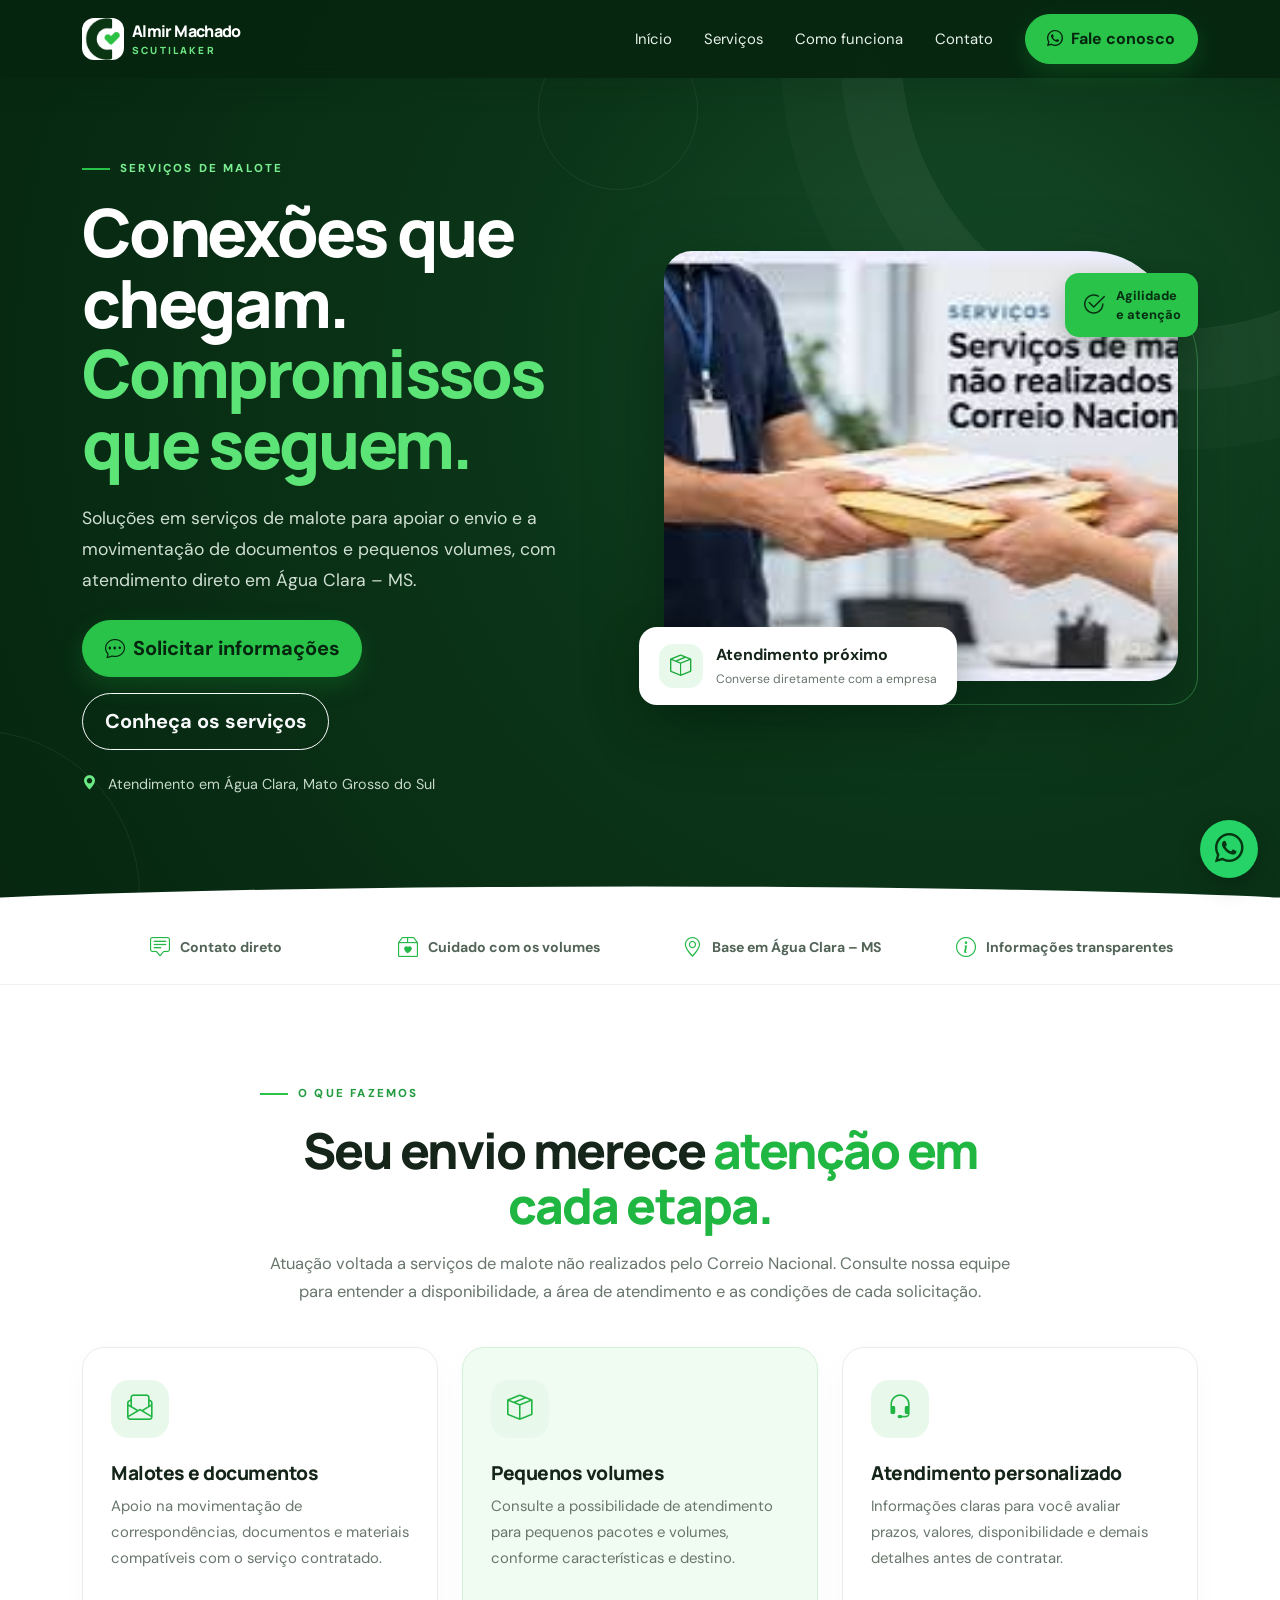
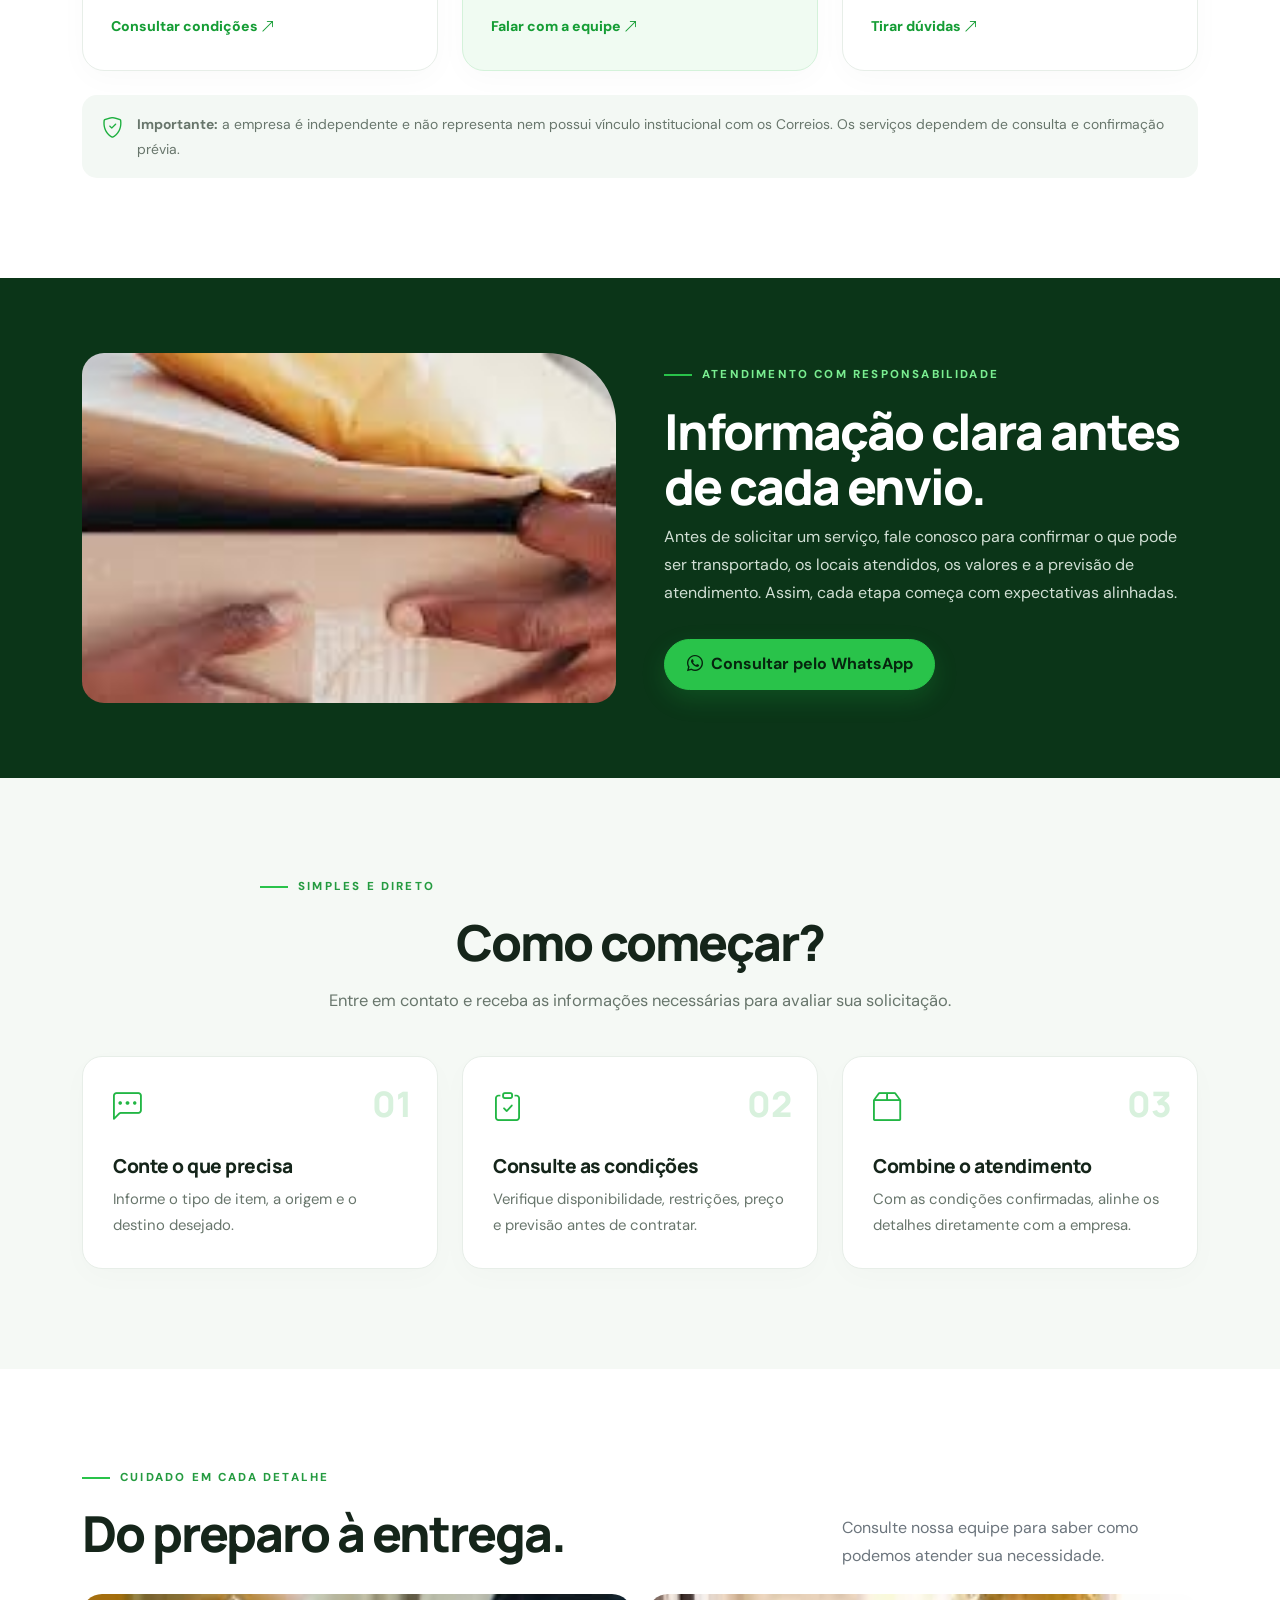
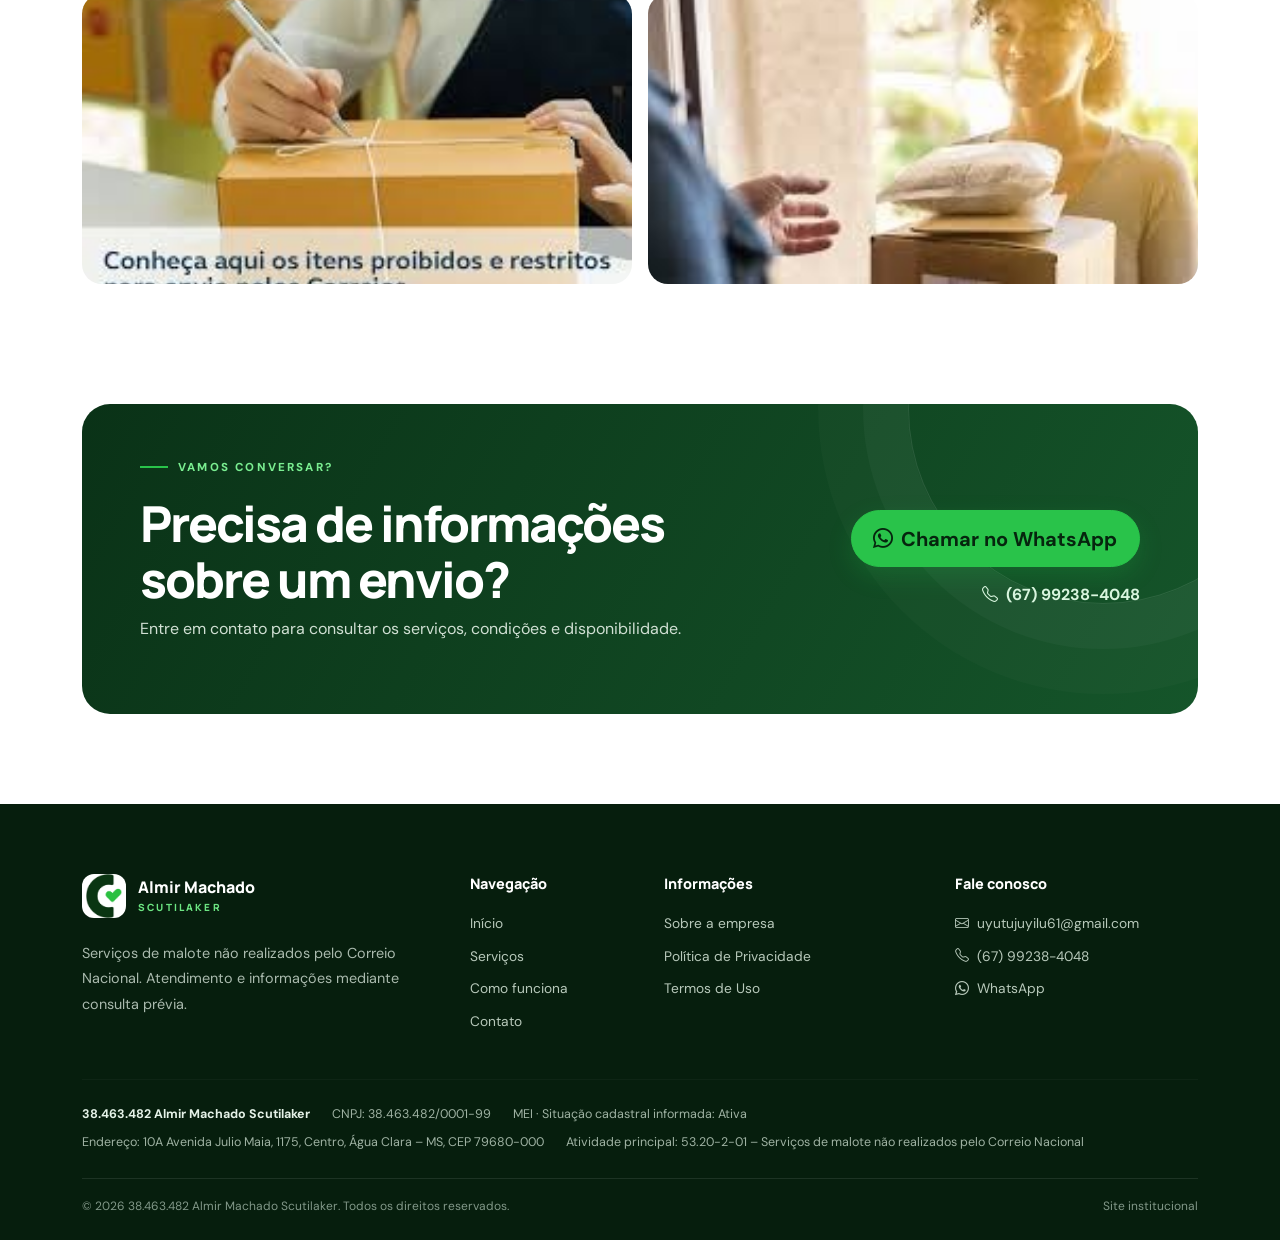
<file: index.html>
<!doctype html>
<html lang="pt-BR">
<head>
  <meta charset="utf-8">
  <meta name="viewport" content="width=device-width, initial-scale=1">
  <meta name="description" content="Serviços de malote e apoio logístico em Água Clara - MS. Entre em contato para consultar disponibilidade e condições.">
  <meta name="theme-color" content="#0b3518">
  <title>Almir Machado Scutilaker | Serviços de Malote</title>
  <link href="https://cdn.jsdelivr.net/npm/bootstrap@5.3.3/dist/css/bootstrap.min.css" rel="stylesheet">
  <link href="https://cdn.jsdelivr.net/npm/bootstrap-icons@1.11.3/font/bootstrap-icons.min.css" rel="stylesheet">
  <link rel="preconnect" href="https://fonts.googleapis.com">
  <link rel="preconnect" href="https://fonts.gstatic.com" crossorigin>
  <link href="https://fonts.googleapis.com/css2?family=DM+Sans:wght@400;500;600;700;800&family=Manrope:wght@500;600;700;800&display=swap" rel="stylesheet">
  <link rel="stylesheet" href="style.css">
</head>
<body>
<nav class="navbar navbar-expand-lg navbar-dark fixed-top nav-glass">
  <div class="container">
    <a class="navbar-brand d-flex align-items-center gap-2" href="index.html">
      <img src="assets/logo.png" alt="Símbolo da empresa" width="42" height="42">
      <span>Almir Machado <small>SCUTILAKER</small></span>
    </a>
    <button class="navbar-toggler" type="button" data-bs-toggle="collapse" data-bs-target="#menu" aria-controls="menu" aria-expanded="false" aria-label="Abrir menu"><span class="navbar-toggler-icon"></span></button>
    <div class="collapse navbar-collapse" id="menu">
      <ul class="navbar-nav ms-auto align-items-lg-center gap-lg-3">
        <li class="nav-item"><a class="nav-link" href="#inicio">Início</a></li>
        <li class="nav-item"><a class="nav-link" href="#servicos">Serviços</a></li>
        <li class="nav-item"><a class="nav-link" href="#processo">Como funciona</a></li>
        <li class="nav-item"><a class="nav-link" href="#contato">Contato</a></li>
        <li class="nav-item"><a class="btn btn-lime ms-lg-2" href="https://api.whatsapp.com/send?phone=5567992384048" target="_blank" rel="noopener"><i class="bi bi-whatsapp me-2"></i>Fale conosco</a></li>
      </ul>
    </div>
  </div>
</nav>

<header id="inicio" class="hero-section">
  <div class="hero-orb orb-one"></div><div class="hero-orb orb-two"></div>
  <div class="container position-relative">
    <div class="row align-items-center g-5">
      <div class="col-lg-6">
        <div class="eyebrow"><span></span> SERVIÇOS DE MALOTE</div>
        <h1>Conexões que chegam.<br><em>Compromissos que seguem.</em></h1>
        <p class="hero-copy">Soluções em serviços de malote para apoiar o envio e a movimentação de documentos e pequenos volumes, com atendimento direto em Água Clara – MS.</p>
        <div class="d-flex flex-wrap gap-3 mt-4">
          <a class="btn btn-lime btn-lg" href="https://api.whatsapp.com/send?phone=5567992384048" target="_blank" rel="noopener"><i class="bi bi-chat-dots me-2"></i>Solicitar informações</a>
          <a class="btn btn-outline-light btn-lg" href="#servicos">Conheça os serviços</a>
        </div>
        <div class="hero-note mt-4"><i class="bi bi-geo-alt-fill"></i> Atendimento em Água Clara, Mato Grosso do Sul</div>
      </div>
      <div class="col-lg-6">
        <div class="hero-photo-wrap">
          <img class="hero-photo" src="assets/entrega.jpg" alt="Entrega de pacote entre duas pessoas">
          <div class="floating-card"><span class="float-icon"><i class="bi bi-box-seam"></i></span><div><strong>Atendimento próximo</strong><small>Converse diretamente com a empresa</small></div></div>
          <div class="photo-stamp"><i class="bi bi-check2-circle"></i><span>Agilidade<br>e atenção</span></div>
        </div>
      </div>
    </div>
  </div>
  <div class="hero-bottom"></div>
</header>

<section class="trust-strip">
  <div class="container"><div class="row g-3 text-center">
    <div class="col-6 col-lg-3"><i class="bi bi-chat-square-text"></i><span>Contato direto</span></div>
    <div class="col-6 col-lg-3"><i class="bi bi-box2-heart"></i><span>Cuidado com os volumes</span></div>
    <div class="col-6 col-lg-3"><i class="bi bi-geo-alt"></i><span>Base em Água Clara – MS</span></div>
    <div class="col-6 col-lg-3"><i class="bi bi-info-circle"></i><span>Informações transparentes</span></div>
  </div></div>
</section>

<main>
<section id="servicos" class="section-space">
  <div class="container">
    <div class="section-heading text-center mx-auto">
      <div class="eyebrow dark"><span></span> O QUE FAZEMOS</div>
      <h2>Seu envio merece <em>atenção em cada etapa.</em></h2>
      <p>Atuação voltada a serviços de malote não realizados pelo Correio Nacional. Consulte nossa equipe para entender a disponibilidade, a área de atendimento e as condições de cada solicitação.</p>
    </div>
    <div class="row g-4 mt-3">
      <div class="col-md-4"><article class="service-card h-100"><div class="service-icon"><i class="bi bi-envelope-paper"></i></div><h3>Malotes e documentos</h3><p>Apoio na movimentação de correspondências, documentos e materiais compatíveis com o serviço contratado.</p><a href="#contato">Consultar condições <i class="bi bi-arrow-up-right"></i></a></article></div>
      <div class="col-md-4"><article class="service-card h-100 featured"><div class="service-icon"><i class="bi bi-box-seam"></i></div><h3>Pequenos volumes</h3><p>Consulte a possibilidade de atendimento para pequenos pacotes e volumes, conforme características e destino.</p><a href="#contato">Falar com a equipe <i class="bi bi-arrow-up-right"></i></a></article></div>
      <div class="col-md-4"><article class="service-card h-100"><div class="service-icon"><i class="bi bi-headset"></i></div><h3>Atendimento personalizado</h3><p>Informações claras para você avaliar prazos, valores, disponibilidade e demais detalhes antes de contratar.</p><a href="#contato">Tirar dúvidas <i class="bi bi-arrow-up-right"></i></a></article></div>
    </div>
    <div class="notice-line mt-4"><i class="bi bi-shield-check"></i><p><strong>Importante:</strong> a empresa é independente e não representa nem possui vínculo institucional com os Correios. Os serviços dependem de consulta e confirmação prévia.</p></div>
  </div>
</section>

<section class="image-band">
  <div class="container">
    <div class="row align-items-center g-5">
      <div class="col-lg-6"><img src="assets/malote-1.jpg" alt="Pacote sendo preparado para envio" class="band-image"></div>
      <div class="col-lg-6">
        <div class="eyebrow"><span></span> ATENDIMENTO COM RESPONSABILIDADE</div>
        <h2>Informação clara antes de cada envio.</h2>
        <p>Antes de solicitar um serviço, fale conosco para confirmar o que pode ser transportado, os locais atendidos, os valores e a previsão de atendimento. Assim, cada etapa começa com expectativas alinhadas.</p>
        <a class="btn btn-lime mt-3" href="https://api.whatsapp.com/send?phone=5567992384048" target="_blank" rel="noopener"><i class="bi bi-whatsapp me-2"></i>Consultar pelo WhatsApp</a>
      </div>
    </div>
  </div>
</section>

<section id="processo" class="section-space soft-bg">
  <div class="container">
    <div class="section-heading text-center mx-auto"><div class="eyebrow dark"><span></span> SIMPLES E DIRETO</div><h2>Como começar?</h2><p>Entre em contato e receba as informações necessárias para avaliar sua solicitação.</p></div>
    <div class="row g-4 mt-3">
      <div class="col-md-4"><div class="step-card"><div class="step-number">01</div><i class="bi bi-chat-left-dots"></i><h3>Conte o que precisa</h3><p>Informe o tipo de item, a origem e o destino desejado.</p></div></div>
      <div class="col-md-4"><div class="step-card"><div class="step-number">02</div><i class="bi bi-clipboard-check"></i><h3>Consulte as condições</h3><p>Verifique disponibilidade, restrições, preço e previsão antes de contratar.</p></div></div>
      <div class="col-md-4"><div class="step-card"><div class="step-number">03</div><i class="bi bi-box2"></i><h3>Combine o atendimento</h3><p>Com as condições confirmadas, alinhe os detalhes diretamente com a empresa.</p></div></div>
    </div>
  </div>
</section>

<section class="gallery-section section-space">
  <div class="container">
    <div class="row align-items-end mb-4"><div class="col-lg-8"><div class="eyebrow dark"><span></span> CUIDADO EM CADA DETALHE</div><h2>Do preparo à entrega.</h2></div><div class="col-lg-4"><p class="mb-0 text-secondary">Consulte nossa equipe para saber como podemos atender sua necessidade.</p></div></div>
    <div class="row g-3 gallery-grid">
      <div class="col-md-6"><img src="assets/atendimento.jpg" alt="Pessoa preenchendo informações em uma embalagem"></div>
      <div class="col-md-6"><img src="assets/malote-2.jpg" alt="Entrega de pacote em uma residência"></div>
    </div>
  </div>
</section>

<section id="contato" class="contact-section">
  <div class="container">
    <div class="contact-panel">
      <div class="row align-items-center g-4">
        <div class="col-lg-7"><div class="eyebrow"><span></span> VAMOS CONVERSAR?</div><h2>Precisa de informações sobre um envio?</h2><p>Entre em contato para consultar os serviços, condições e disponibilidade.</p></div>
        <div class="col-lg-5 text-lg-end"><a class="btn btn-lime btn-lg" href="https://api.whatsapp.com/send?phone=5567992384048" target="_blank" rel="noopener"><i class="bi bi-whatsapp me-2"></i>Chamar no WhatsApp</a><div class="mt-3"><a class="contact-phone" href="tel:+5567992384048"><i class="bi bi-telephone me-2"></i>(67) 99238-4048</a></div></div>
      </div>
    </div>
  </div>
</section>
</main>

<footer class="site-footer">
  <div class="container">
    <div class="row g-5">
      <div class="col-lg-4"><a class="footer-brand" href="index.html"><img src="assets/logo.png" alt="" width="44" height="44"><span>Almir Machado<br><small>SCUTILAKER</small></span></a><p class="footer-about mt-3">Serviços de malote não realizados pelo Correio Nacional. Atendimento e informações mediante consulta prévia.</p></div>
      <div class="col-6 col-lg-2"><h4>Navegação</h4><a href="#inicio">Início</a><a href="#servicos">Serviços</a><a href="#processo">Como funciona</a><a href="#contato">Contato</a></div>
      <div class="col-6 col-lg-3"><h4>Informações</h4><a href="sobre.html">Sobre a empresa</a><a href="privacidade.html">Política de Privacidade</a><a href="termos.html">Termos de Uso</a></div>
      <div class="col-lg-3"><h4>Fale conosco</h4><a href="mailto:uyutujuyilu61@gmail.com"><i class="bi bi-envelope me-2"></i>uyutujuyilu61@gmail.com</a><a href="tel:+5567992384048"><i class="bi bi-telephone me-2"></i>(67) 99238-4048</a><a href="https://api.whatsapp.com/send?phone=5567992384048" target="_blank" rel="noopener"><i class="bi bi-whatsapp me-2"></i>WhatsApp</a></div>
    </div>
    <hr>
    <div class="company-data">
      <strong>38.463.482 Almir Machado Scutilaker</strong>
      <span>CNPJ: 38.463.482/0001-99</span>
      <span>MEI · Situação cadastral informada: Ativa</span>
      <span>Endereço: 10A Avenida Julio Maia, 1175, Centro, Água Clara – MS, CEP 79680-000</span>
      <span>Atividade principal: 53.20-2-01 – Serviços de malote não realizados pelo Correio Nacional</span>
    </div>
    <div class="footer-bottom"><span>© <span id="year"></span> 38.463.482 Almir Machado Scutilaker. Todos os direitos reservados.</span><span>Site institucional</span></div>
  </div>
</footer>
<a class="whatsapp-float" href="https://api.whatsapp.com/send?phone=5567992384048" target="_blank" rel="noopener" aria-label="Conversar pelo WhatsApp"><i class="bi bi-whatsapp"></i></a>
<script src="https://cdn.jsdelivr.net/npm/bootstrap@5.3.3/dist/js/bootstrap.bundle.min.js"></script>
<script>document.getElementById('year').textContent = new Date().getFullYear();</script>
</body></html>
</file>
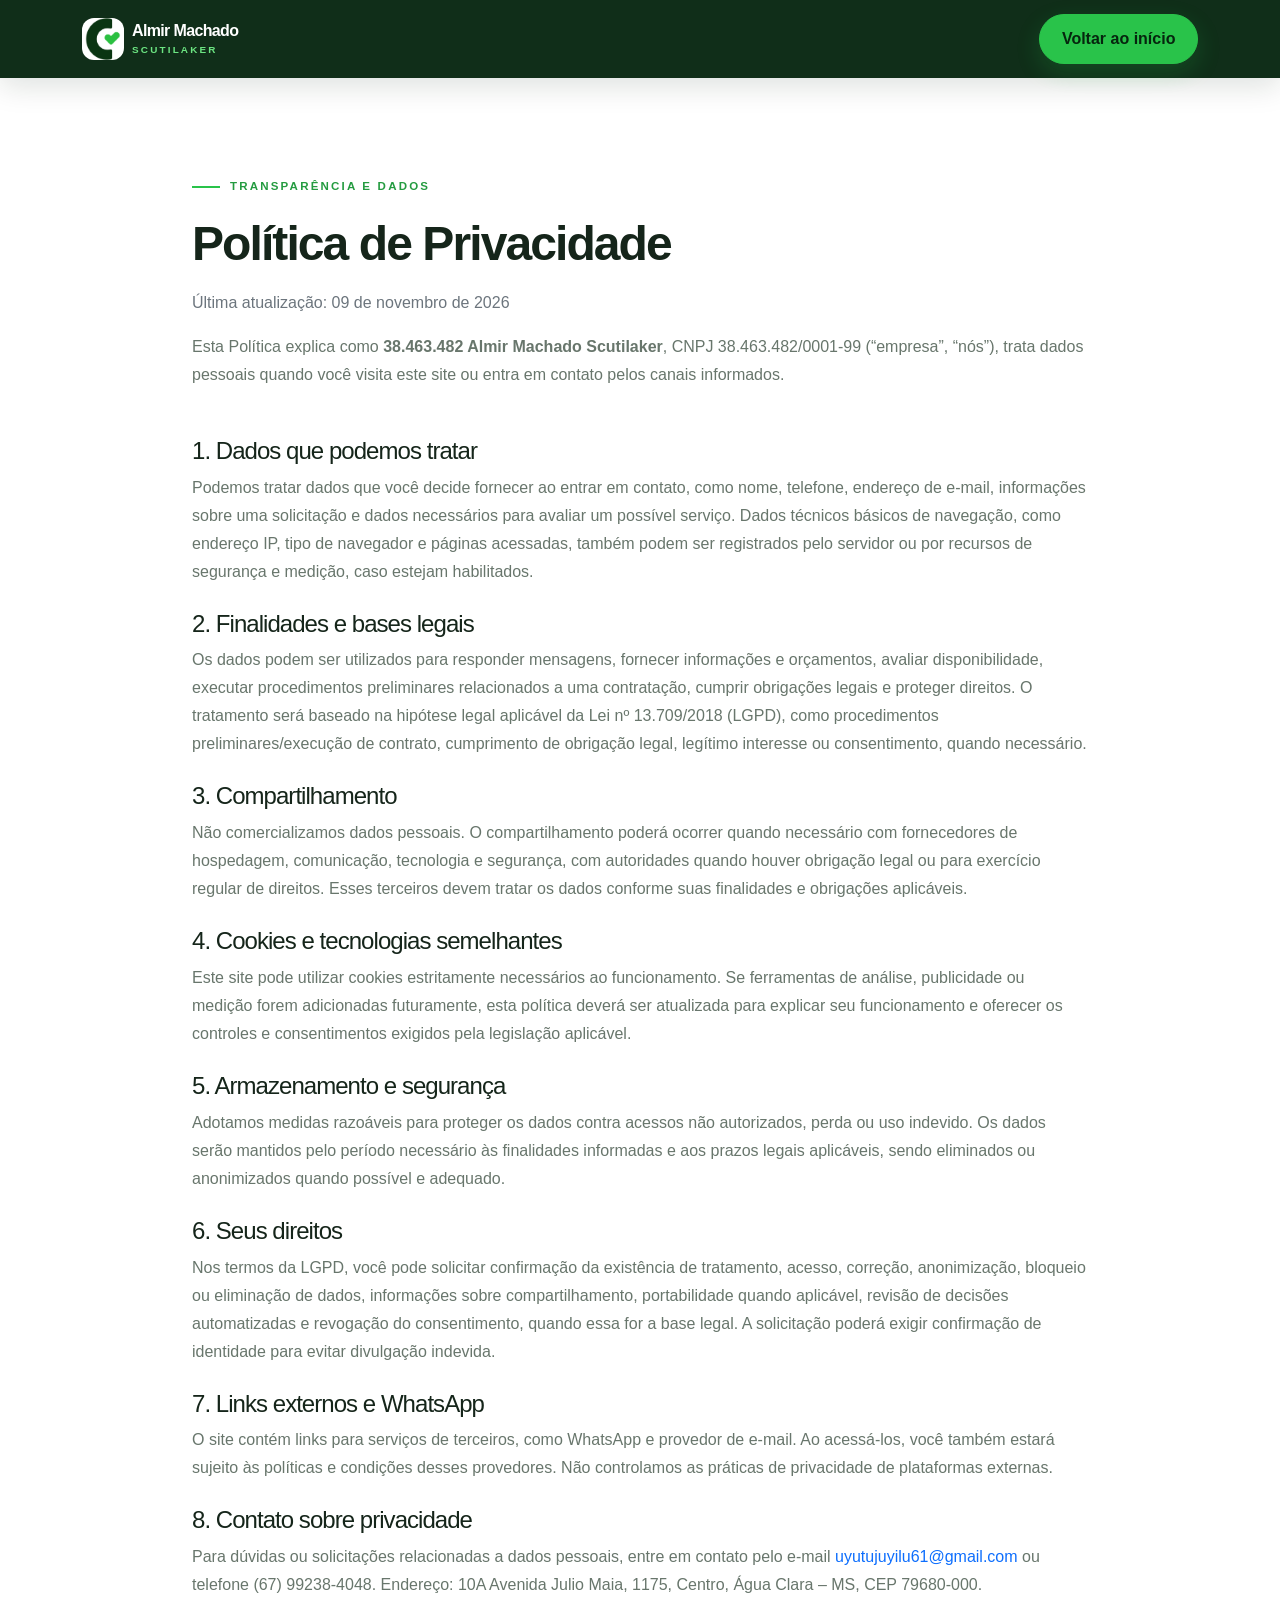
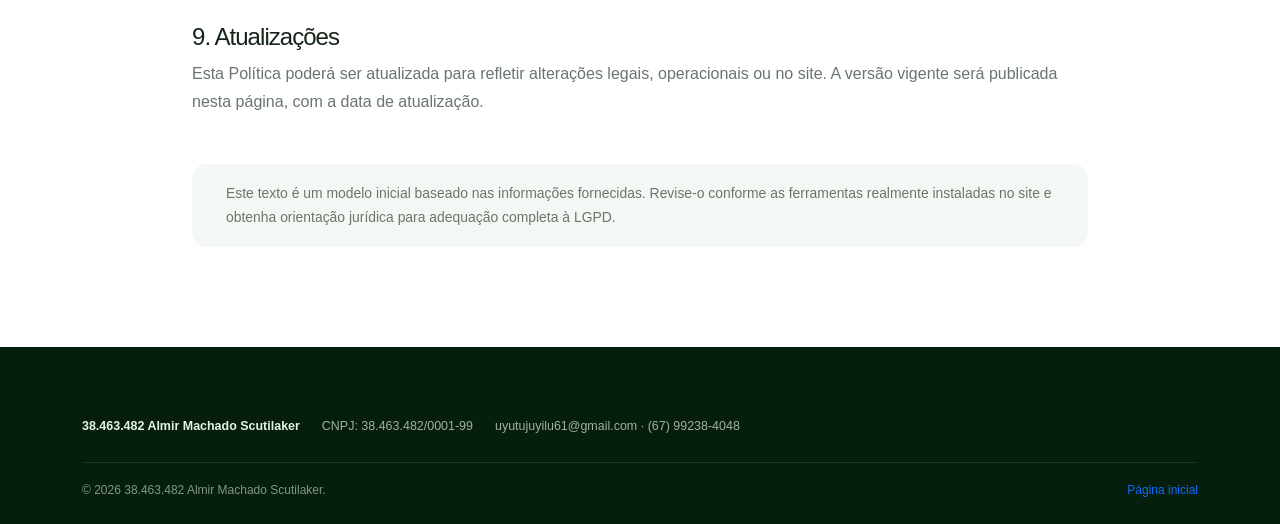
<file: privacidade.html>
<!doctype html><html lang="pt-BR"><head><meta charset="utf-8"><meta name="viewport" content="width=device-width, initial-scale=1"><title>Política de Privacidade | Almir Machado Scutilaker</title><link href="https://cdn.jsdelivr.net/npm/bootstrap@5.3.3/dist/css/bootstrap.min.css" rel="stylesheet"><link rel="stylesheet" href="style.css"></head><body><nav class="navbar navbar-dark nav-glass"><div class="container"><a class="navbar-brand d-flex align-items-center gap-2" href="index.html"><img src="assets/logo.png" width="42" height="42" alt=""><span>Almir Machado <small>SCUTILAKER</small></span></a><a class="btn btn-lime" href="index.html">Voltar ao início</a></div></nav><main class="section-space"><article class="container" style="max-width:920px"><div class="eyebrow dark"><span></span> TRANSPARÊNCIA E DADOS</div><h1 class="display-5 fw-bold mb-3">Política de Privacidade</h1><p class="text-secondary">Última atualização: 09 de novembro de 2026</p><p>Esta Política explica como <strong>38.463.482 Almir Machado Scutilaker</strong>, CNPJ 38.463.482/0001-99 (“empresa”, “nós”), trata dados pessoais quando você visita este site ou entra em contato pelos canais informados.</p><h2 class="h4 mt-5">1. Dados que podemos tratar</h2><p>Podemos tratar dados que você decide fornecer ao entrar em contato, como nome, telefone, endereço de e-mail, informações sobre uma solicitação e dados necessários para avaliar um possível serviço. Dados técnicos básicos de navegação, como endereço IP, tipo de navegador e páginas acessadas, também podem ser registrados pelo servidor ou por recursos de segurança e medição, caso estejam habilitados.</p><h2 class="h4 mt-4">2. Finalidades e bases legais</h2><p>Os dados podem ser utilizados para responder mensagens, fornecer informações e orçamentos, avaliar disponibilidade, executar procedimentos preliminares relacionados a uma contratação, cumprir obrigações legais e proteger direitos. O tratamento será baseado na hipótese legal aplicável da Lei nº 13.709/2018 (LGPD), como procedimentos preliminares/execução de contrato, cumprimento de obrigação legal, legítimo interesse ou consentimento, quando necessário.</p><h2 class="h4 mt-4">3. Compartilhamento</h2><p>Não comercializamos dados pessoais. O compartilhamento poderá ocorrer quando necessário com fornecedores de hospedagem, comunicação, tecnologia e segurança, com autoridades quando houver obrigação legal ou para exercício regular de direitos. Esses terceiros devem tratar os dados conforme suas finalidades e obrigações aplicáveis.</p><h2 class="h4 mt-4">4. Cookies e tecnologias semelhantes</h2><p>Este site pode utilizar cookies estritamente necessários ao funcionamento. Se ferramentas de análise, publicidade ou medição forem adicionadas futuramente, esta política deverá ser atualizada para explicar seu funcionamento e oferecer os controles e consentimentos exigidos pela legislação aplicável.</p><h2 class="h4 mt-4">5. Armazenamento e segurança</h2><p>Adotamos medidas razoáveis para proteger os dados contra acessos não autorizados, perda ou uso indevido. Os dados serão mantidos pelo período necessário às finalidades informadas e aos prazos legais aplicáveis, sendo eliminados ou anonimizados quando possível e adequado.</p><h2 class="h4 mt-4">6. Seus direitos</h2><p>Nos termos da LGPD, você pode solicitar confirmação da existência de tratamento, acesso, correção, anonimização, bloqueio ou eliminação de dados, informações sobre compartilhamento, portabilidade quando aplicável, revisão de decisões automatizadas e revogação do consentimento, quando essa for a base legal. A solicitação poderá exigir confirmação de identidade para evitar divulgação indevida.</p><h2 class="h4 mt-4">7. Links externos e WhatsApp</h2><p>O site contém links para serviços de terceiros, como WhatsApp e provedor de e-mail. Ao acessá-los, você também estará sujeito às políticas e condições desses provedores. Não controlamos as práticas de privacidade de plataformas externas.</p><h2 class="h4 mt-4">8. Contato sobre privacidade</h2><p>Para dúvidas ou solicitações relacionadas a dados pessoais, entre em contato pelo e-mail <a href="mailto:uyutujuyilu61@gmail.com">uyutujuyilu61@gmail.com</a> ou telefone (67) 99238-4048. Endereço: 10A Avenida Julio Maia, 1175, Centro, Água Clara – MS, CEP 79680-000.</p><h2 class="h4 mt-4">9. Atualizações</h2><p>Esta Política poderá ser atualizada para refletir alterações legais, operacionais ou no site. A versão vigente será publicada nesta página, com a data de atualização.</p><div class="notice-line mt-5"><i class="bi bi-info-circle"></i><p>Este texto é um modelo inicial baseado nas informações fornecidas. Revise-o conforme as ferramentas realmente instaladas no site e obtenha orientação jurídica para adequação completa à LGPD.</p></div></article></main><footer class="site-footer"><div class="container"><div class="company-data"><strong>38.463.482 Almir Machado Scutilaker</strong><span>CNPJ: 38.463.482/0001-99</span><span>uyutujuyilu61@gmail.com · (67) 99238-4048</span></div><div class="footer-bottom"><span>© 2026 38.463.482 Almir Machado Scutilaker.</span><a href="index.html">Página inicial</a></div></div></footer></body></html>
</file>
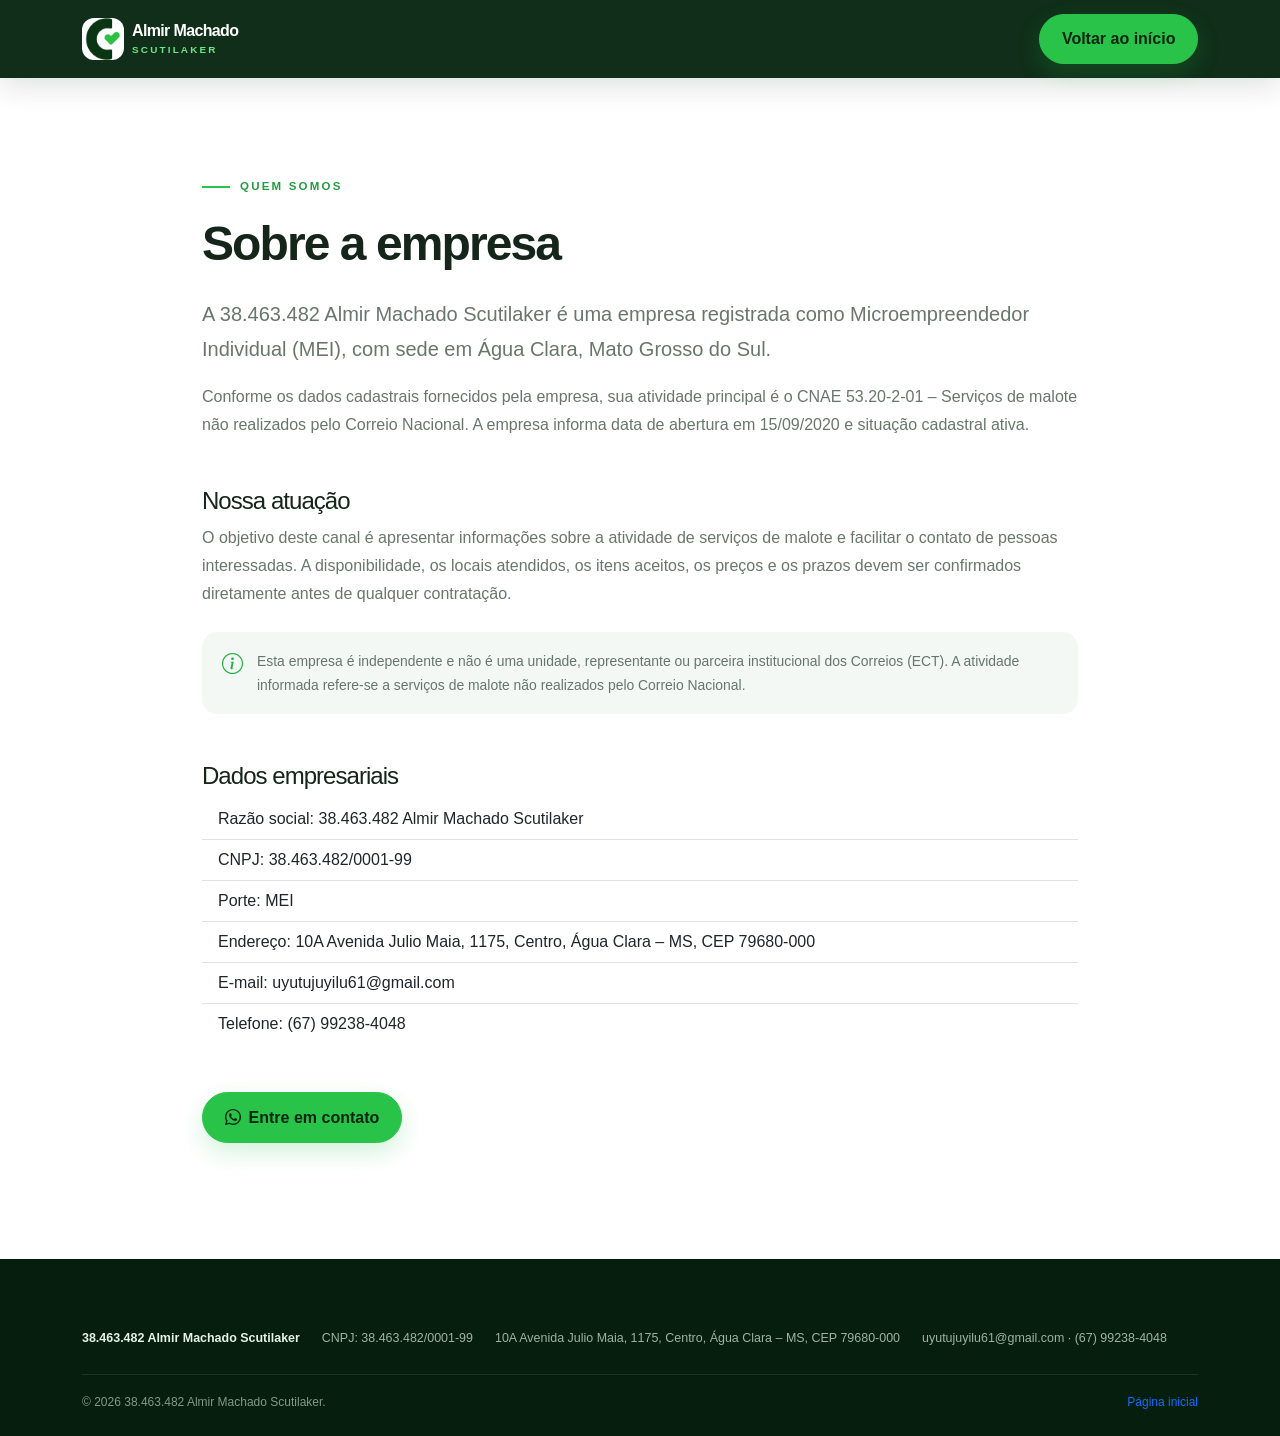
<file: sobre.html>
<!doctype html><html lang="pt-BR"><head><meta charset="utf-8"><meta name="viewport" content="width=device-width, initial-scale=1"><title>Sobre | Almir Machado Scutilaker</title><link href="https://cdn.jsdelivr.net/npm/bootstrap@5.3.3/dist/css/bootstrap.min.css" rel="stylesheet"><link href="https://cdn.jsdelivr.net/npm/bootstrap-icons@1.11.3/font/bootstrap-icons.min.css" rel="stylesheet"><link rel="stylesheet" href="style.css"></head><body><nav class="navbar navbar-dark nav-glass"><div class="container"><a class="navbar-brand d-flex align-items-center gap-2" href="index.html"><img src="assets/logo.png" width="42" height="42" alt=""><span>Almir Machado <small>SCUTILAKER</small></span></a><a class="btn btn-lime" href="index.html">Voltar ao início</a></div></nav><main class="section-space"><div class="container" style="max-width:900px"><div class="eyebrow dark"><span></span> QUEM SOMOS</div><h1 class="display-5 fw-bold mb-4">Sobre a empresa</h1><p class="lead">A 38.463.482 Almir Machado Scutilaker é uma empresa registrada como Microempreendedor Individual (MEI), com sede em Água Clara, Mato Grosso do Sul.</p><p>Conforme os dados cadastrais fornecidos pela empresa, sua atividade principal é o CNAE 53.20-2-01 – Serviços de malote não realizados pelo Correio Nacional. A empresa informa data de abertura em 15/09/2020 e situação cadastral ativa.</p><h2 class="h4 mt-5">Nossa atuação</h2><p>O objetivo deste canal é apresentar informações sobre a atividade de serviços de malote e facilitar o contato de pessoas interessadas. A disponibilidade, os locais atendidos, os itens aceitos, os preços e os prazos devem ser confirmados diretamente antes de qualquer contratação.</p><div class="notice-line mt-4"><i class="bi bi-info-circle"></i><p>Esta empresa é independente e não é uma unidade, representante ou parceira institucional dos Correios (ECT). A atividade informada refere-se a serviços de malote não realizados pelo Correio Nacional.</p></div><h2 class="h4 mt-5">Dados empresariais</h2><ul class="list-group list-group-flush"><li class="list-group-item">Razão social: 38.463.482 Almir Machado Scutilaker</li><li class="list-group-item">CNPJ: 38.463.482/0001-99</li><li class="list-group-item">Porte: MEI</li><li class="list-group-item">Endereço: 10A Avenida Julio Maia, 1175, Centro, Água Clara – MS, CEP 79680-000</li><li class="list-group-item">E-mail: uyutujuyilu61@gmail.com</li><li class="list-group-item">Telefone: (67) 99238-4048</li></ul><p class="mt-5"><a class="btn btn-lime" href="https://api.whatsapp.com/send?phone=5567992384048" target="_blank" rel="noopener"><i class="bi bi-whatsapp me-2"></i>Entre em contato</a></p></div></main><footer class="site-footer"><div class="container"><div class="company-data"><strong>38.463.482 Almir Machado Scutilaker</strong><span>CNPJ: 38.463.482/0001-99</span><span>10A Avenida Julio Maia, 1175, Centro, Água Clara – MS, CEP 79680-000</span><span>uyutujuyilu61@gmail.com · (67) 99238-4048</span></div><div class="footer-bottom"><span>© 2026 38.463.482 Almir Machado Scutilaker.</span><a href="index.html">Página inicial</a></div></div></footer></body></html>
</file>
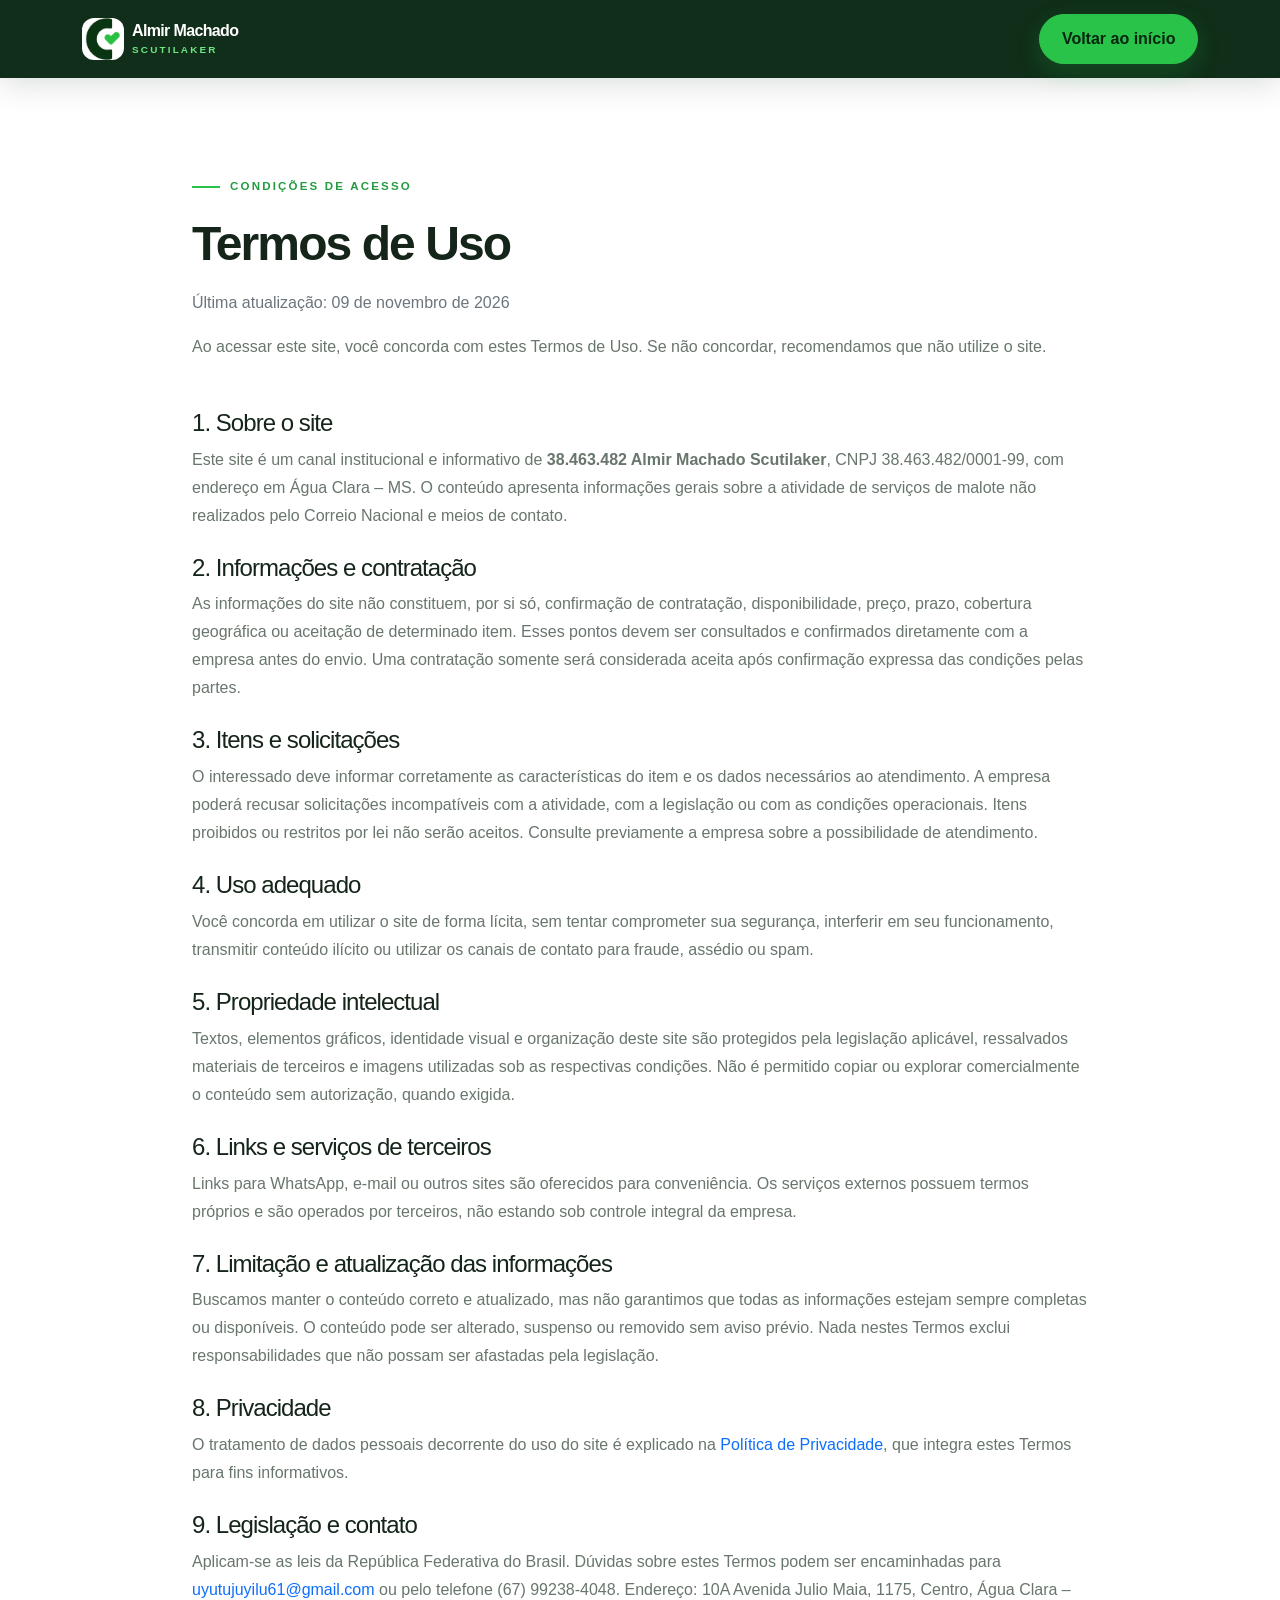
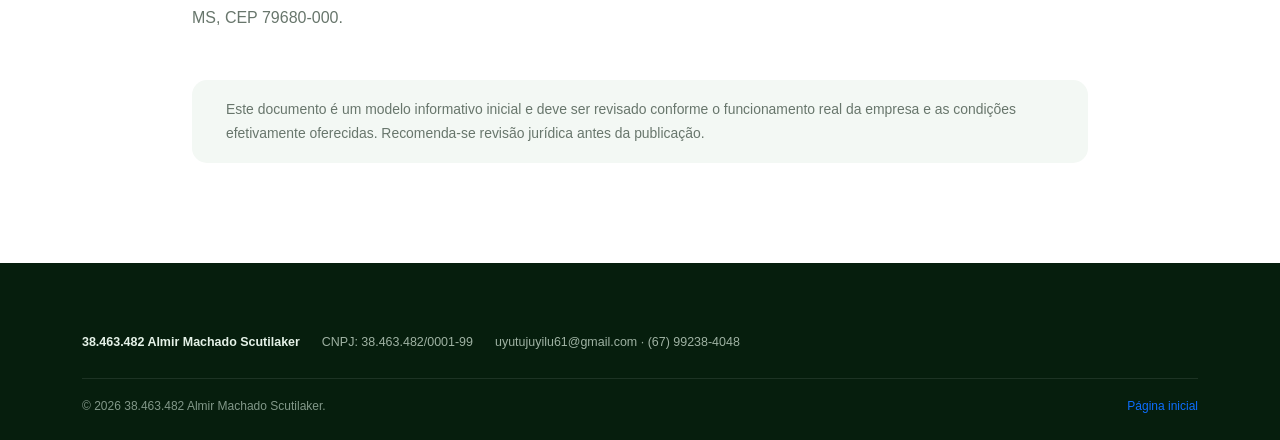
<file: termos.html>
<!doctype html><html lang="pt-BR"><head><meta charset="utf-8"><meta name="viewport" content="width=device-width, initial-scale=1"><title>Termos de Uso | Almir Machado Scutilaker</title><link href="https://cdn.jsdelivr.net/npm/bootstrap@5.3.3/dist/css/bootstrap.min.css" rel="stylesheet"><link rel="stylesheet" href="style.css"></head><body><nav class="navbar navbar-dark nav-glass"><div class="container"><a class="navbar-brand d-flex align-items-center gap-2" href="index.html"><img src="assets/logo.png" width="42" height="42" alt=""><span>Almir Machado <small>SCUTILAKER</small></span></a><a class="btn btn-lime" href="index.html">Voltar ao início</a></div></nav><main class="section-space"><article class="container" style="max-width:920px"><div class="eyebrow dark"><span></span> CONDIÇÕES DE ACESSO</div><h1 class="display-5 fw-bold mb-3">Termos de Uso</h1><p class="text-secondary">Última atualização: 09 de novembro de 2026</p><p>Ao acessar este site, você concorda com estes Termos de Uso. Se não concordar, recomendamos que não utilize o site.</p><h2 class="h4 mt-5">1. Sobre o site</h2><p>Este site é um canal institucional e informativo de <strong>38.463.482 Almir Machado Scutilaker</strong>, CNPJ 38.463.482/0001-99, com endereço em Água Clara – MS. O conteúdo apresenta informações gerais sobre a atividade de serviços de malote não realizados pelo Correio Nacional e meios de contato.</p><h2 class="h4 mt-4">2. Informações e contratação</h2><p>As informações do site não constituem, por si só, confirmação de contratação, disponibilidade, preço, prazo, cobertura geográfica ou aceitação de determinado item. Esses pontos devem ser consultados e confirmados diretamente com a empresa antes do envio. Uma contratação somente será considerada aceita após confirmação expressa das condições pelas partes.</p><h2 class="h4 mt-4">3. Itens e solicitações</h2><p>O interessado deve informar corretamente as características do item e os dados necessários ao atendimento. A empresa poderá recusar solicitações incompatíveis com a atividade, com a legislação ou com as condições operacionais. Itens proibidos ou restritos por lei não serão aceitos. Consulte previamente a empresa sobre a possibilidade de atendimento.</p><h2 class="h4 mt-4">4. Uso adequado</h2><p>Você concorda em utilizar o site de forma lícita, sem tentar comprometer sua segurança, interferir em seu funcionamento, transmitir conteúdo ilícito ou utilizar os canais de contato para fraude, assédio ou spam.</p><h2 class="h4 mt-4">5. Propriedade intelectual</h2><p>Textos, elementos gráficos, identidade visual e organização deste site são protegidos pela legislação aplicável, ressalvados materiais de terceiros e imagens utilizadas sob as respectivas condições. Não é permitido copiar ou explorar comercialmente o conteúdo sem autorização, quando exigida.</p><h2 class="h4 mt-4">6. Links e serviços de terceiros</h2><p>Links para WhatsApp, e-mail ou outros sites são oferecidos para conveniência. Os serviços externos possuem termos próprios e são operados por terceiros, não estando sob controle integral da empresa.</p><h2 class="h4 mt-4">7. Limitação e atualização das informações</h2><p>Buscamos manter o conteúdo correto e atualizado, mas não garantimos que todas as informações estejam sempre completas ou disponíveis. O conteúdo pode ser alterado, suspenso ou removido sem aviso prévio. Nada nestes Termos exclui responsabilidades que não possam ser afastadas pela legislação.</p><h2 class="h4 mt-4">8. Privacidade</h2><p>O tratamento de dados pessoais decorrente do uso do site é explicado na <a href="privacidade.html">Política de Privacidade</a>, que integra estes Termos para fins informativos.</p><h2 class="h4 mt-4">9. Legislação e contato</h2><p>Aplicam-se as leis da República Federativa do Brasil. Dúvidas sobre estes Termos podem ser encaminhadas para <a href="mailto:uyutujuyilu61@gmail.com">uyutujuyilu61@gmail.com</a> ou pelo telefone (67) 99238-4048. Endereço: 10A Avenida Julio Maia, 1175, Centro, Água Clara – MS, CEP 79680-000.</p><div class="notice-line mt-5"><i class="bi bi-info-circle"></i><p>Este documento é um modelo informativo inicial e deve ser revisado conforme o funcionamento real da empresa e as condições efetivamente oferecidas. Recomenda-se revisão jurídica antes da publicação.</p></div></article></main><footer class="site-footer"><div class="container"><div class="company-data"><strong>38.463.482 Almir Machado Scutilaker</strong><span>CNPJ: 38.463.482/0001-99</span><span>uyutujuyilu61@gmail.com · (67) 99238-4048</span></div><div class="footer-bottom"><span>© 2026 38.463.482 Almir Machado Scutilaker.</span><a href="index.html">Página inicial</a></div></div></footer></body></html>
</file>
<file: style.css>
:root{--forest:#0b3518;--forest2:#124b25;--lime:#29c34a;--ink:#15251a;--muted:#68766c;--paper:#f7faf7}
*{box-sizing:border-box}html{scroll-behavior:smooth;scroll-padding-top:85px}body{font-family:"DM Sans",sans-serif;color:var(--ink);overflow-x:hidden}h1,h2,h3,.navbar-brand{font-family:"Manrope",sans-serif;font-weight:800;letter-spacing:-.04em}h2{font-size:clamp(2rem,4vw,3.1rem);line-height:1.12}p{line-height:1.75;color:var(--muted)}a{text-decoration:none}.nav-glass{background:rgba(7,38,16,.96);backdrop-filter:blur(14px);box-shadow:0 8px 30px #001b0c22}.navbar{padding:13px 0}.navbar-brand{font-size:1rem;line-height:1.05}.navbar-brand img,.footer-brand img{border-radius:12px}.navbar-brand small,.footer-brand small{display:block;font-size:.62rem;letter-spacing:.22em;color:#6ce582;margin-top:5px}.nav-link{color:#e7f1e9!important;font-size:.93rem}.btn{border-radius:999px;font-weight:700;padding:.78rem 1.35rem}.btn-lime{background:var(--lime);color:#06250e;border:1px solid var(--lime);box-shadow:0 9px 24px #1fc04433}.btn-lime:hover{background:#49d866;color:#06250e;border-color:#49d866;transform:translateY(-2px)}.hero-section{position:relative;overflow:hidden;background:radial-gradient(circle at 75% 40%,#164d2a 0,#0b3518 40%,#062610 100%);color:#fff;padding:160px 0 115px}.hero-section:after{content:"";position:absolute;width:560px;height:560px;border:1px solid #ffffff12;border-radius:50%;right:-180px;top:-230px;box-shadow:0 0 0 60px #ffffff08,0 0 0 120px #ffffff05}.hero-section .container{z-index:1}.eyebrow{display:flex;align-items:center;gap:10px;font-size:.72rem;font-weight:800;letter-spacing:.19em;color:#7aee91;margin-bottom:20px}.eyebrow span{height:2px;width:28px;background:var(--lime)}.eyebrow.dark{color:#249b40}.hero-section h1{font-size:clamp(2.8rem,5.2vw,4.7rem);line-height:1.06;max-width:680px}.hero-section h1 em,h2 em{font-style:normal;color:#5ce477}.hero-copy{color:#d0dfd3;font-size:1.1rem;max-width:570px;margin-top:24px}.hero-note{font-size:.9rem;color:#c6d9ca}.hero-note i{color:#6be984;margin-right:8px}.hero-photo-wrap{position:relative;padding:0 20px 24px 0}.hero-photo{width:100%;height:430px;object-fit:cover;border-radius:28px 90px 28px 28px;box-shadow:0 30px 70px #00190c80}.hero-photo-wrap:before{content:"";position:absolute;inset:22px 0 0 22px;border:1px solid #66e88166;border-radius:28px 90px 28px 28px;z-index:-1}.floating-card{position:absolute;left:-25px;bottom:0;background:#fff;color:var(--ink);border-radius:18px;padding:16px 20px;display:flex;align-items:center;gap:13px;box-shadow:0 15px 45px #001a0b55}.floating-card strong,.floating-card small{display:block}.floating-card small{font-size:.76rem;color:var(--muted);margin-top:3px}.float-icon{display:grid;place-items:center;width:44px;height:44px;border-radius:14px;background:#e8f9ec;color:#1caa3b;font-size:1.35rem}.photo-stamp{position:absolute;right:0;top:22px;background:var(--lime);color:#073012;padding:13px 17px;border-radius:14px;display:flex;align-items:center;gap:10px;font-weight:800;font-size:.8rem;box-shadow:0 12px 25px #06261044}.photo-stamp i{font-size:1.5rem}.hero-orb{position:absolute;border-radius:50%;border:1px solid #ffffff10}.orb-one{width:330px;height:330px;left:-190px;bottom:-150px}.orb-two{width:160px;height:160px;left:42%;top:30px}.hero-bottom{position:absolute;bottom:-1px;left:0;width:100%;height:45px;background:#fff;clip-path:ellipse(60% 55% at 50% 100%)}.trust-strip{padding:22px 0;border-bottom:1px solid #edf1ed}.trust-strip .row>div{display:flex;align-items:center;justify-content:center;gap:10px;font-size:.88rem;font-weight:700;color:#526357}.trust-strip i{font-size:1.25rem;color:#25b947}.section-space{padding:100px 0}.section-heading{max-width:760px}.section-heading h2{margin-bottom:16px}.section-heading p{font-size:1.03rem}.section-heading h2 em{color:#1fb641}.service-card{padding:32px 28px;border:1px solid #e7eee8;border-radius:22px;background:#fff;transition:.25s;box-shadow:0 8px 30px #09220d06}.service-card:hover{transform:translateY(-7px);box-shadow:0 20px 45px #09220d12;border-color:#bdebc7}.service-card.featured{background:#f0fbf2;border-color:#d4f2da}.service-icon{width:58px;height:58px;border-radius:18px;background:#e8f9ec;color:#20b442;display:grid;place-items:center;font-size:1.6rem;margin-bottom:24px}.service-card h3,.step-card h3{font-size:1.2rem;letter-spacing:-.025em}.service-card p{font-size:.93rem;min-height:105px}.service-card a{color:#159d35;font-weight:800;font-size:.88rem}.notice-line{display:flex;gap:14px;align-items:flex-start;background:#f3f8f4;border-radius:15px;padding:17px 20px}.notice-line i{font-size:1.3rem;color:#1caf3e}.notice-line p{margin:0;font-size:.87rem}.image-band{padding:75px 0;background:var(--forest);color:#fff}.image-band h2{max-width:540px}.image-band p{color:#d1dfd4;max-width:550px}.band-image{width:100%;height:350px;object-fit:cover;border-radius:22px 70px 22px 22px}.soft-bg{background:#f5f9f5}.step-card{position:relative;background:#fff;border:1px solid #e7eee8;border-radius:20px;padding:30px;height:100%;box-shadow:0 8px 30px #09220d05}.step-number{position:absolute;right:25px;top:22px;color:#d8f1dd;font:800 2.2rem Manrope}.step-card>i{display:block;color:#22b644;font-size:1.8rem;margin-bottom:25px}.step-card p{font-size:.93rem;margin-bottom:0}.gallery-grid img{width:100%;height:290px;object-fit:cover;border-radius:20px}.contact-section{padding:20px 0 90px}.contact-panel{background:linear-gradient(120deg,#0a3217,#15552a);border-radius:28px;padding:55px 58px;color:#fff;overflow:hidden;position:relative}.contact-panel:after{content:"";position:absolute;right:-100px;top:-190px;width:390px;height:390px;border:1px solid #ffffff1c;border-radius:50%;box-shadow:0 0 0 45px #ffffff08,0 0 0 90px #ffffff05}.contact-panel .row{position:relative;z-index:1}.contact-panel h2{max-width:600px}.contact-panel p{color:#d1e0d4}.contact-phone{color:#d8f5de;font-weight:700}.site-footer{background:#061e0d;color:#fff;padding:70px 0 25px}.footer-brand{display:inline-flex;align-items:center;gap:12px;color:#fff;font:800 1rem Manrope;line-height:1.1}.footer-about{max-width:320px;color:#aabaae;font-size:.9rem}.site-footer h4{font:800 .9rem Manrope;margin-bottom:20px}.site-footer .col-6>a,.site-footer .col-lg-3>a{display:block;color:#b8c9bb;font-size:.86rem;margin:0 0 12px}.site-footer a:hover{color:#6be984}.site-footer hr{border-color:#ffffff20;margin:35px 0 25px}.company-data{display:flex;flex-wrap:wrap;gap:8px 22px;color:#9fb2a3;font-size:.78rem;line-height:1.6}.company-data strong{color:#e5f2e8}.footer-bottom{display:flex;justify-content:space-between;gap:12px;border-top:1px solid #ffffff18;margin-top:25px;padding-top:18px;color:#829889;font-size:.75rem}.whatsapp-float{position:fixed;z-index:1000;right:22px;bottom:22px;width:58px;height:58px;display:grid;place-items:center;border-radius:50%;background:#25d366;color:#063512;font-size:1.8rem;box-shadow:0 8px 25px #0003}.whatsapp-float:hover{color:#063512;transform:translateY(-3px)}
@media(max-width:991px){.hero-section{padding:135px 0 85px}.hero-photo{height:360px}.floating-card{left:5px}.section-space{padding:75px 0}.contact-panel{padding:40px 30px}}
@media(max-width:575px){.hero-section{padding:120px 0 75px}.hero-section h1{font-size:2.55rem}.hero-copy{font-size:1rem}.hero-photo{height:280px;border-top-right-radius:55px}.floating-card{padding:12px;left:0}.floating-card small{max-width:175px}.trust-strip .row>div{font-size:.76rem;justify-content:flex-start}.section-space{padding:65px 0}.service-card p{min-height:0}.image-band{padding:60px 0}.band-image{height:240px}.gallery-grid img{height:220px}.contact-panel{padding:34px 22px}.footer-bottom{display:block}.footer-bottom span{display:block;margin-top:5px}.company-data{display:block}.company-data span,.company-data strong{display:block;margin:3px 0}}
</file>
